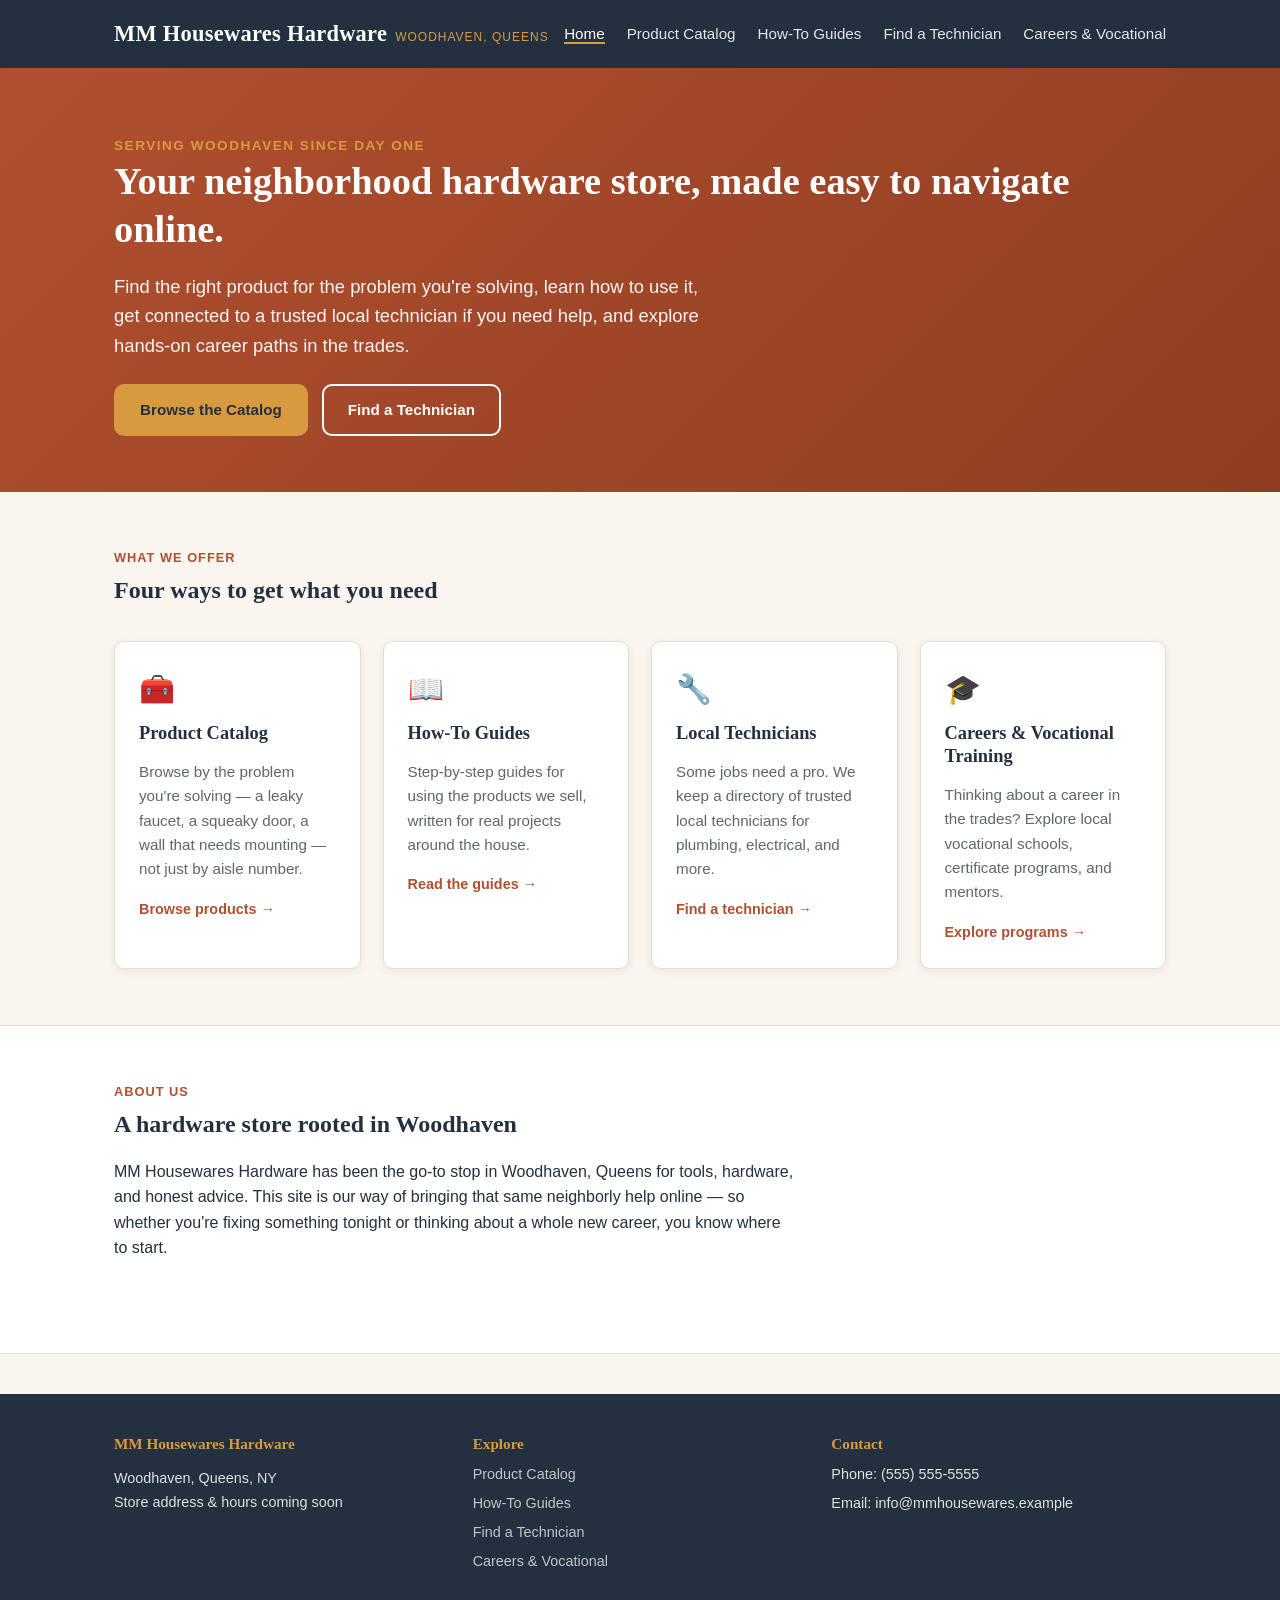
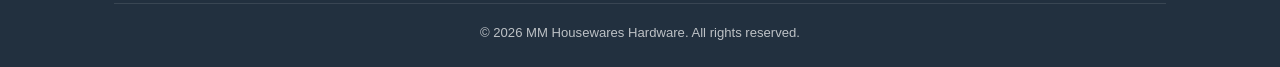
<file: index.html>
<!DOCTYPE html>
<html lang="en">
<head>
<meta charset="UTF-8">
<meta name="viewport" content="width=device-width, initial-scale=1.0">
<title>MM Housewares Hardware | Woodhaven, Queens NY</title>
<meta name="description" content="MM Housewares Hardware is a family-run hardware store in Woodhaven, Queens, NY — find products by problem, how-to guides, trusted local technicians, and vocational career resources.">
<link rel="stylesheet" href="css/style.css">
</head>
<body>

<header class="site-header">
  <div class="container">
    <div class="logo">
      <a href="index.html">MM Housewares Hardware</a>
      <span>Woodhaven, Queens</span>
    </div>
    <nav>
      <ul>
        <li><a href="index.html" class="active">Home</a></li>
        <li><a href="catalog.html">Product Catalog</a></li>
        <li><a href="guides.html">How-To Guides</a></li>
        <li><a href="technicians.html">Find a Technician</a></li>
        <li><a href="careers.html">Careers &amp; Vocational</a></li>
      </ul>
    </nav>
  </div>
</header>

<section class="hero">
  <div class="container">
    <span class="tagline">Serving Woodhaven since day one</span>
    <h1>Your neighborhood hardware store, made easy to navigate online.</h1>
    <p>Find the right product for the problem you're solving, learn how to use it, get connected to a trusted local technician if you need help, and explore hands-on career paths in the trades.</p>
    <div class="hero-buttons">
      <a href="catalog.html" class="btn btn-primary">Browse the Catalog</a>
      <a href="technicians.html" class="btn btn-outline">Find a Technician</a>
    </div>
  </div>
</section>

<section class="section">
  <div class="container">
    <div class="section-intro">
      <span class="eyebrow">What we offer</span>
      <h2>Four ways to get what you need</h2>
    </div>
    <div class="card-grid">
      <div class="card">
        <span class="icon">🧰</span>
        <h3>Product Catalog</h3>
        <p>Browse by the problem you're solving — a leaky faucet, a squeaky door, a wall that needs mounting — not just by aisle number.</p>
        <a href="catalog.html" class="card-link">Browse products &rarr;</a>
      </div>
      <div class="card">
        <span class="icon">📖</span>
        <h3>How-To Guides</h3>
        <p>Step-by-step guides for using the products we sell, written for real projects around the house.</p>
        <a href="guides.html" class="card-link">Read the guides &rarr;</a>
      </div>
      <div class="card">
        <span class="icon">🔧</span>
        <h3>Local Technicians</h3>
        <p>Some jobs need a pro. We keep a directory of trusted local technicians for plumbing, electrical, and more.</p>
        <a href="technicians.html" class="card-link">Find a technician &rarr;</a>
      </div>
      <div class="card">
        <span class="icon">🎓</span>
        <h3>Careers &amp; Vocational Training</h3>
        <p>Thinking about a career in the trades? Explore local vocational schools, certificate programs, and mentors.</p>
        <a href="careers.html" class="card-link">Explore programs &rarr;</a>
      </div>
    </div>
  </div>
</section>

<section class="section section-alt">
  <div class="container">
    <div class="section-intro">
      <span class="eyebrow">About us</span>
      <h2>A hardware store rooted in Woodhaven</h2>
      <p>MM Housewares Hardware has been the go-to stop in Woodhaven, Queens for tools, hardware, and honest advice. This site is our way of bringing that same neighborly help online — so whether you're fixing something tonight or thinking about a whole new career, you know where to start.</p>
    </div>
  </div>
</section>

<footer class="site-footer">
  <div class="container">
    <div class="footer-grid">
      <div>
        <h4>MM Housewares Hardware</h4>
        <p>Woodhaven, Queens, NY<br>Store address &amp; hours coming soon</p>
      </div>
      <div>
        <h4>Explore</h4>
        <ul>
          <li><a href="catalog.html">Product Catalog</a></li>
          <li><a href="guides.html">How-To Guides</a></li>
          <li><a href="technicians.html">Find a Technician</a></li>
          <li><a href="careers.html">Careers &amp; Vocational</a></li>
        </ul>
      </div>
      <div>
        <h4>Contact</h4>
        <ul>
          <li>Phone: (555) 555-5555</li>
          <li>Email: info@mmhousewares.example</li>
        </ul>
      </div>
    </div>
    <div class="footer-bottom">
      &copy; 2026 MM Housewares Hardware. All rights reserved.
    </div>
  </div>
</footer>

</body>
</html>
</file>
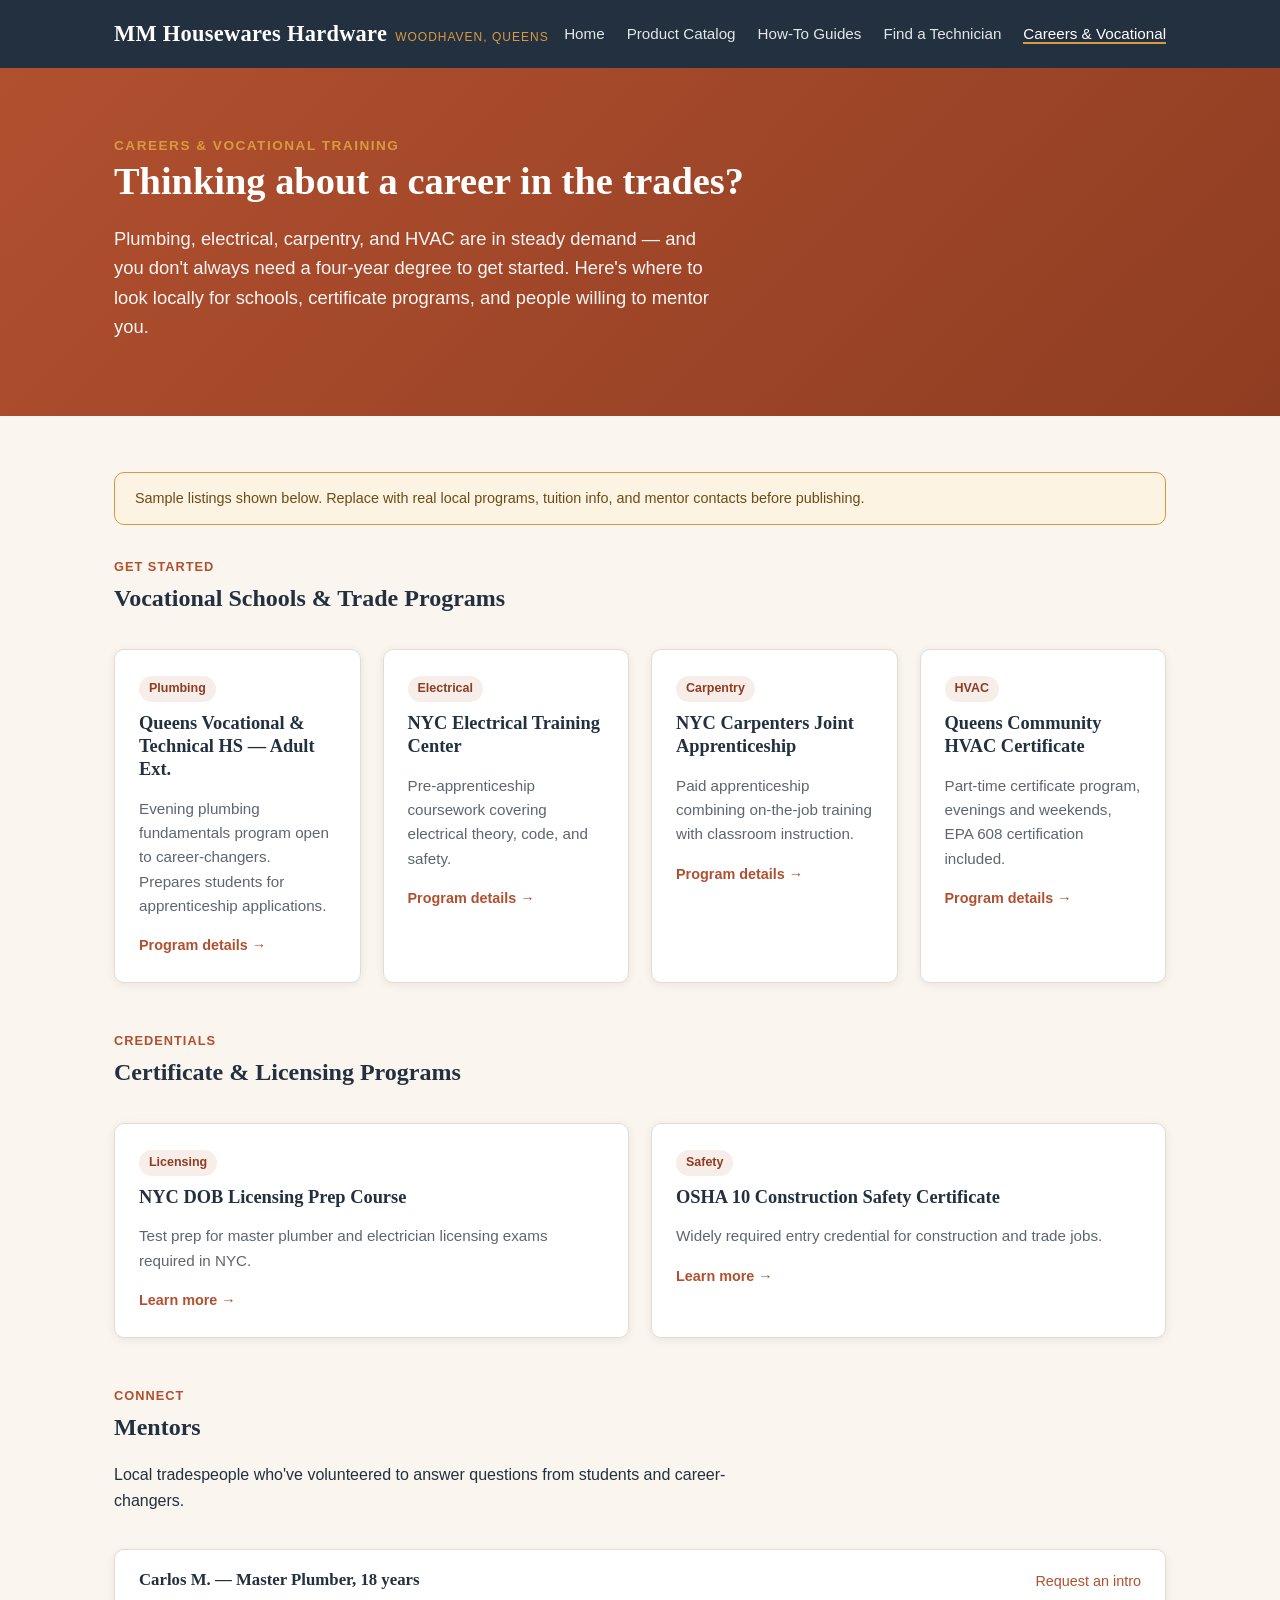
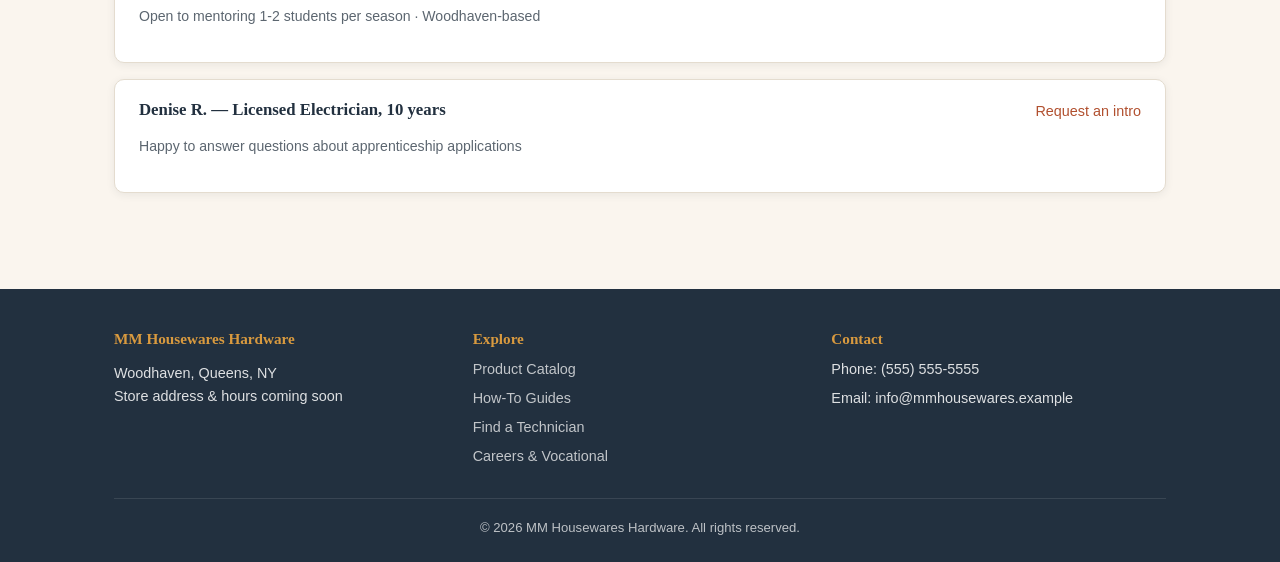
<file: careers.html>
<!DOCTYPE html>
<html lang="en">
<head>
<meta charset="UTF-8">
<meta name="viewport" content="width=device-width, initial-scale=1.0">
<title>Careers &amp; Vocational Training | MM Housewares Hardware</title>
<meta name="description" content="Explore vocational schools, certificate programs, and mentors for a career in the trades, curated by MM Housewares Hardware.">
<link rel="stylesheet" href="css/style.css">
</head>
<body>

<header class="site-header">
  <div class="container">
    <div class="logo">
      <a href="index.html">MM Housewares Hardware</a>
      <span>Woodhaven, Queens</span>
    </div>
    <nav>
      <ul>
        <li><a href="index.html">Home</a></li>
        <li><a href="catalog.html">Product Catalog</a></li>
        <li><a href="guides.html">How-To Guides</a></li>
        <li><a href="technicians.html">Find a Technician</a></li>
        <li><a href="careers.html" class="active">Careers &amp; Vocational</a></li>
      </ul>
    </nav>
  </div>
</header>

<section class="hero">
  <div class="container">
    <span class="tagline">Careers &amp; Vocational Training</span>
    <h1>Thinking about a career in the trades?</h1>
    <p>Plumbing, electrical, carpentry, and HVAC are in steady demand — and you don't always need a four-year degree to get started. Here's where to look locally for schools, certificate programs, and people willing to mentor you.</p>
  </div>
</section>

<section class="section">
  <div class="container">
    <div class="placeholder-note">
      Sample listings shown below. Replace with real local programs, tuition info, and mentor contacts before publishing.
    </div>

    <div class="section-intro">
      <span class="eyebrow">Get started</span>
      <h2>Vocational Schools &amp; Trade Programs</h2>
    </div>
    <div class="card-grid">
      <div class="card">
        <span class="tag">Plumbing</span>
        <h3>Queens Vocational &amp; Technical HS — Adult Ext.</h3>
        <p>Evening plumbing fundamentals program open to career-changers. Prepares students for apprenticeship applications.</p>
        <a href="#" class="card-link">Program details &rarr;</a>
      </div>
      <div class="card">
        <span class="tag">Electrical</span>
        <h3>NYC Electrical Training Center</h3>
        <p>Pre-apprenticeship coursework covering electrical theory, code, and safety.</p>
        <a href="#" class="card-link">Program details &rarr;</a>
      </div>
      <div class="card">
        <span class="tag">Carpentry</span>
        <h3>NYC Carpenters Joint Apprenticeship</h3>
        <p>Paid apprenticeship combining on-the-job training with classroom instruction.</p>
        <a href="#" class="card-link">Program details &rarr;</a>
      </div>
      <div class="card">
        <span class="tag">HVAC</span>
        <h3>Queens Community HVAC Certificate</h3>
        <p>Part-time certificate program, evenings and weekends, EPA 608 certification included.</p>
        <a href="#" class="card-link">Program details &rarr;</a>
      </div>
    </div>

    <div class="section-intro" style="margin-top:48px;">
      <span class="eyebrow">Credentials</span>
      <h2>Certificate &amp; Licensing Programs</h2>
    </div>
    <div class="card-grid">
      <div class="card">
        <span class="tag">Licensing</span>
        <h3>NYC DOB Licensing Prep Course</h3>
        <p>Test prep for master plumber and electrician licensing exams required in NYC.</p>
        <a href="#" class="card-link">Learn more &rarr;</a>
      </div>
      <div class="card">
        <span class="tag">Safety</span>
        <h3>OSHA 10 Construction Safety Certificate</h3>
        <p>Widely required entry credential for construction and trade jobs.</p>
        <a href="#" class="card-link">Learn more &rarr;</a>
      </div>
    </div>

    <div class="section-intro" style="margin-top:48px;">
      <span class="eyebrow">Connect</span>
      <h2>Mentors</h2>
      <p>Local tradespeople who've volunteered to answer questions from students and career-changers.</p>
    </div>
    <div class="directory-list">
      <div class="directory-item">
        <div>
          <h3>Carlos M. — Master Plumber, 18 years</h3>
          <p class="meta">Open to mentoring 1-2 students per season &middot; Woodhaven-based</p>
        </div>
        <div class="contact">
          <a href="mailto:mentor1@mmhousewares.example">Request an intro</a>
        </div>
      </div>
      <div class="directory-item">
        <div>
          <h3>Denise R. — Licensed Electrician, 10 years</h3>
          <p class="meta">Happy to answer questions about apprenticeship applications</p>
        </div>
        <div class="contact">
          <a href="mailto:mentor2@mmhousewares.example">Request an intro</a>
        </div>
      </div>
    </div>
  </div>
</section>

<footer class="site-footer">
  <div class="container">
    <div class="footer-grid">
      <div>
        <h4>MM Housewares Hardware</h4>
        <p>Woodhaven, Queens, NY<br>Store address &amp; hours coming soon</p>
      </div>
      <div>
        <h4>Explore</h4>
        <ul>
          <li><a href="catalog.html">Product Catalog</a></li>
          <li><a href="guides.html">How-To Guides</a></li>
          <li><a href="technicians.html">Find a Technician</a></li>
          <li><a href="careers.html">Careers &amp; Vocational</a></li>
        </ul>
      </div>
      <div>
        <h4>Contact</h4>
        <ul>
          <li>Phone: (555) 555-5555</li>
          <li>Email: info@mmhousewares.example</li>
        </ul>
      </div>
    </div>
    <div class="footer-bottom">
      &copy; 2026 MM Housewares Hardware. All rights reserved.
    </div>
  </div>
</footer>

</body>
</html>
</file>
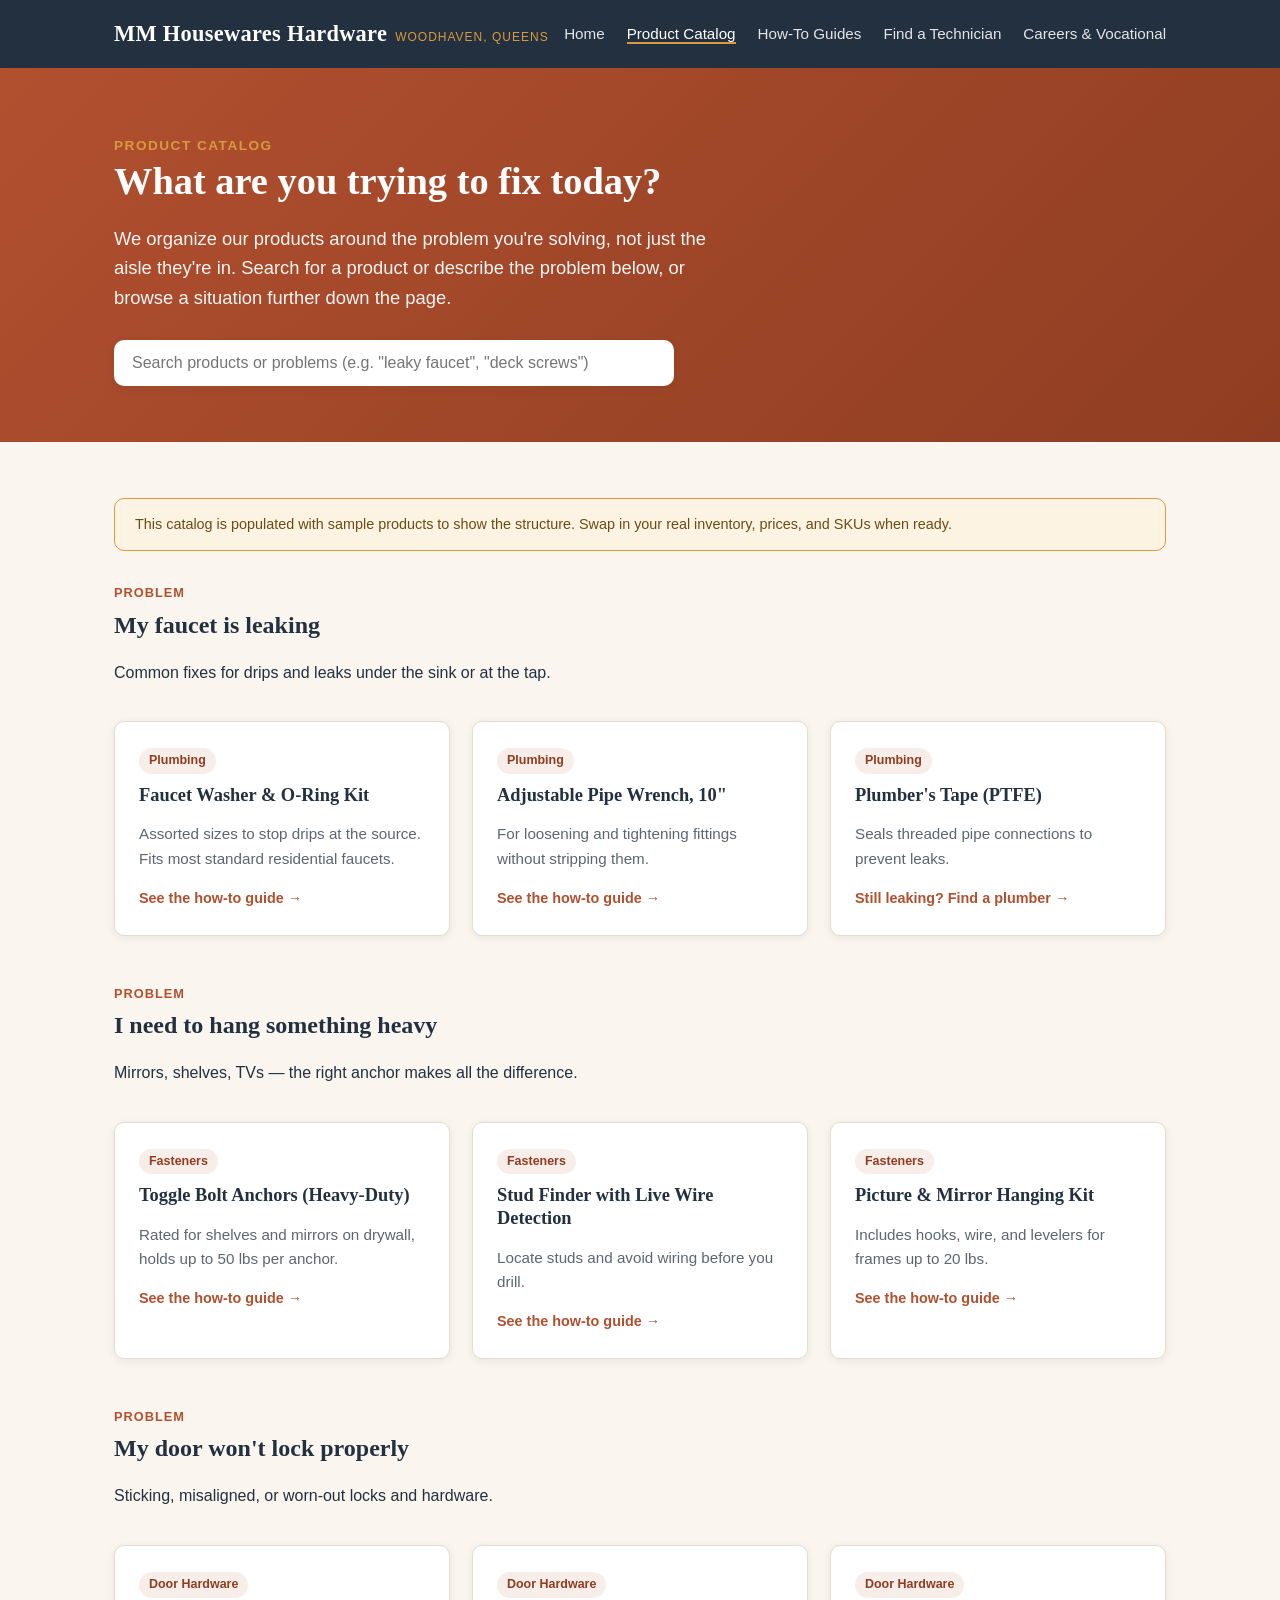
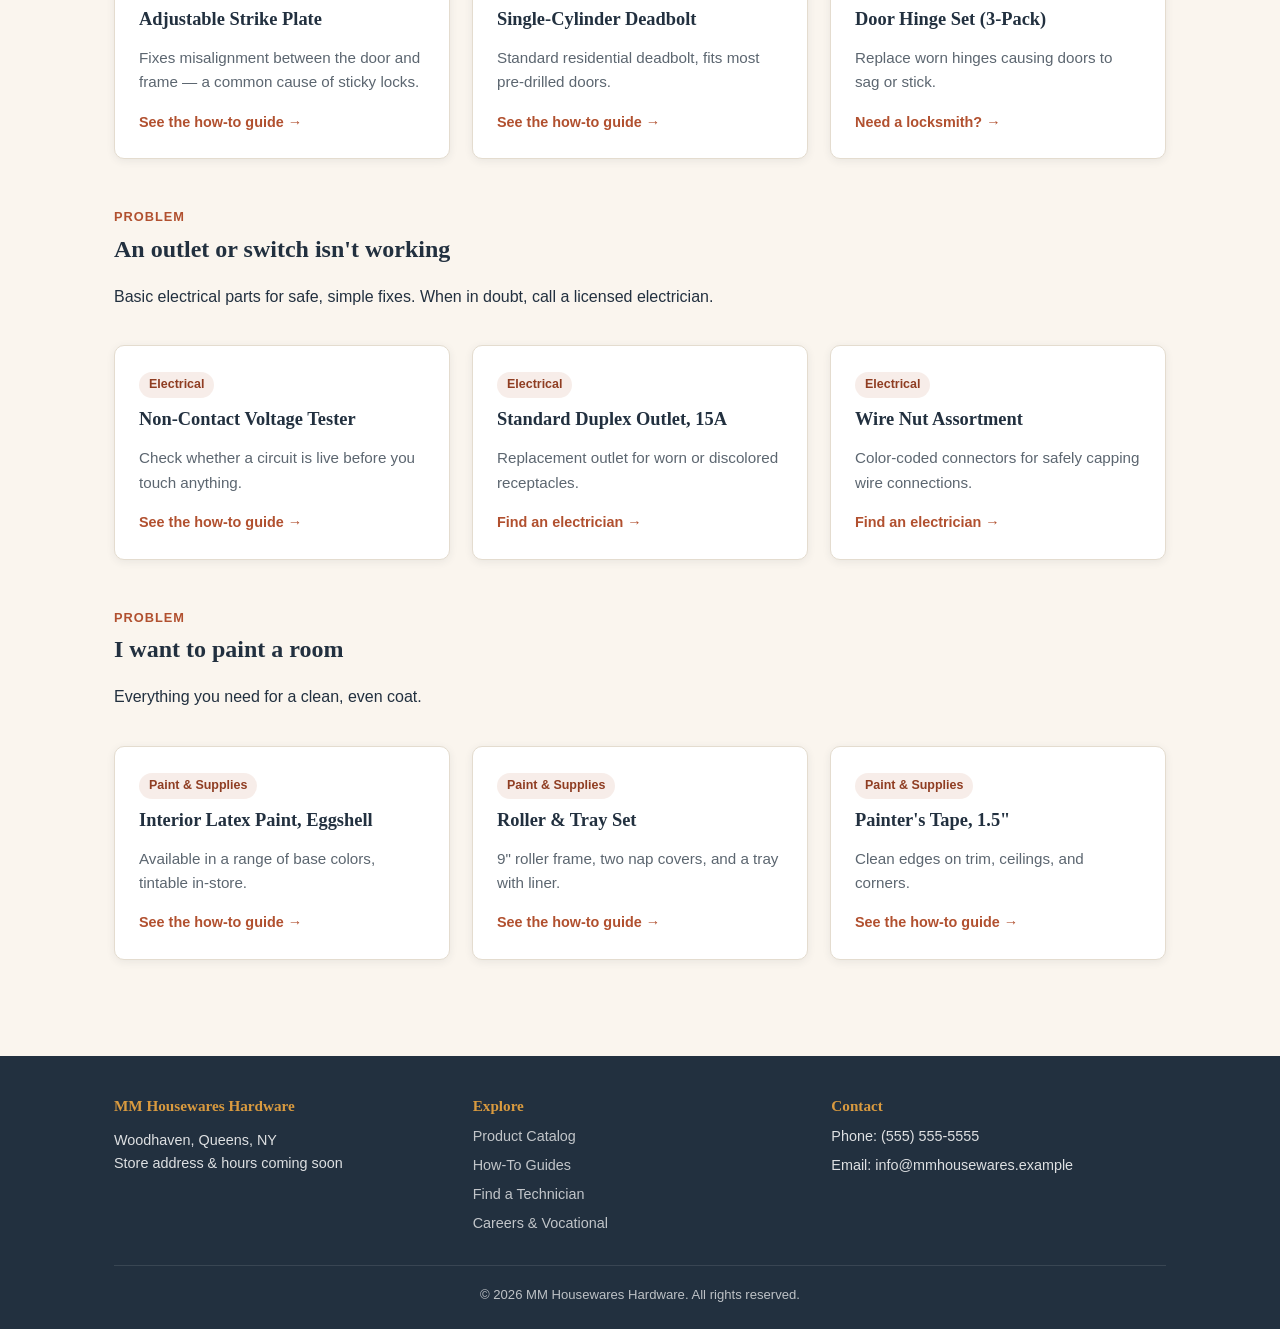
<file: catalog.html>
<!DOCTYPE html>
<html lang="en">
<head>
<meta charset="UTF-8">
<meta name="viewport" content="width=device-width, initial-scale=1.0">
<title>Product Catalog | MM Housewares Hardware</title>
<meta name="description" content="Browse MM Housewares Hardware products organized by the problem you're trying to solve.">
<link rel="stylesheet" href="css/style.css">
</head>
<body>

<header class="site-header">
  <div class="container">
    <div class="logo">
      <a href="index.html">MM Housewares Hardware</a>
      <span>Woodhaven, Queens</span>
    </div>
    <nav>
      <ul>
        <li><a href="index.html">Home</a></li>
        <li><a href="catalog.html" class="active">Product Catalog</a></li>
        <li><a href="guides.html">How-To Guides</a></li>
        <li><a href="technicians.html">Find a Technician</a></li>
        <li><a href="careers.html">Careers &amp; Vocational</a></li>
      </ul>
    </nav>
  </div>
</header>

<section class="hero">
  <div class="container">
    <span class="tagline">Product Catalog</span>
    <h1>What are you trying to fix today?</h1>
    <p>We organize our products around the problem you're solving, not just the aisle they're in. Search for a product or describe the problem below, or browse a situation further down the page.</p>

    <div class="search-widget" data-site-search-wrap>
      <label for="catalog-search" class="visually-hidden">Search products or problems</label>
      <input
        type="text"
        id="catalog-search"
        class="search-input"
        data-site-search
        autocomplete="off"
        placeholder="Search products or problems (e.g. &quot;leaky faucet&quot;, &quot;deck screws&quot;)"
        aria-label="Search products or problems">
      <div class="search-results" data-site-search-results hidden></div>
    </div>
  </div>
</section>

<section class="section">
  <div class="container">
    <div class="placeholder-note">
      This catalog is populated with sample products to show the structure. Swap in your real inventory, prices, and SKUs when ready.
    </div>

    <!-- Problem: Leaky faucet -->
    <div class="section-intro">
      <span class="eyebrow">Problem</span>
      <h2>My faucet is leaking</h2>
      <p>Common fixes for drips and leaks under the sink or at the tap.</p>
    </div>
    <div class="card-grid">
      <div class="card">
        <span class="tag">Plumbing</span>
        <h3>Faucet Washer &amp; O-Ring Kit</h3>
        <p>Assorted sizes to stop drips at the source. Fits most standard residential faucets.</p>
        <a href="guide.html?id=fix-a-leaky-faucet" class="card-link">See the how-to guide &rarr;</a>
      </div>
      <div class="card">
        <span class="tag">Plumbing</span>
        <h3>Adjustable Pipe Wrench, 10&quot;</h3>
        <p>For loosening and tightening fittings without stripping them.</p>
        <a href="guide.html?id=fix-a-leaky-faucet" class="card-link">See the how-to guide &rarr;</a>
      </div>
      <div class="card">
        <span class="tag">Plumbing</span>
        <h3>Plumber's Tape (PTFE)</h3>
        <p>Seals threaded pipe connections to prevent leaks.</p>
        <a href="technicians.html#plumbing" class="card-link">Still leaking? Find a plumber &rarr;</a>
      </div>
    </div>

    <!-- Problem: Hanging something heavy -->
    <div class="section-intro" style="margin-top:48px;">
      <span class="eyebrow">Problem</span>
      <h2>I need to hang something heavy</h2>
      <p>Mirrors, shelves, TVs — the right anchor makes all the difference.</p>
    </div>
    <div class="card-grid">
      <div class="card">
        <span class="tag">Fasteners</span>
        <h3>Toggle Bolt Anchors (Heavy-Duty)</h3>
        <p>Rated for shelves and mirrors on drywall, holds up to 50 lbs per anchor.</p>
        <a href="guide.html?id=hang-a-shelf-on-drywall" class="card-link">See the how-to guide &rarr;</a>
      </div>
      <div class="card">
        <span class="tag">Fasteners</span>
        <h3>Stud Finder with Live Wire Detection</h3>
        <p>Locate studs and avoid wiring before you drill.</p>
        <a href="guide.html?id=hang-a-shelf-on-drywall" class="card-link">See the how-to guide &rarr;</a>
      </div>
      <div class="card">
        <span class="tag">Fasteners</span>
        <h3>Picture &amp; Mirror Hanging Kit</h3>
        <p>Includes hooks, wire, and levelers for frames up to 20 lbs.</p>
        <a href="guide.html?id=hang-a-shelf-on-drywall" class="card-link">See the how-to guide &rarr;</a>
      </div>
    </div>

    <!-- Problem: Door won't lock -->
    <div class="section-intro" style="margin-top:48px;">
      <span class="eyebrow">Problem</span>
      <h2>My door won't lock properly</h2>
      <p>Sticking, misaligned, or worn-out locks and hardware.</p>
    </div>
    <div class="card-grid">
      <div class="card">
        <span class="tag">Door Hardware</span>
        <h3>Adjustable Strike Plate</h3>
        <p>Fixes misalignment between the door and frame — a common cause of sticky locks.</p>
        <a href="guide.html?id=fix-a-door-that-wont-lock-properly" class="card-link">See the how-to guide &rarr;</a>
      </div>
      <div class="card">
        <span class="tag">Door Hardware</span>
        <h3>Single-Cylinder Deadbolt</h3>
        <p>Standard residential deadbolt, fits most pre-drilled doors.</p>
        <a href="guide.html?id=fix-a-door-that-wont-lock-properly" class="card-link">See the how-to guide &rarr;</a>
      </div>
      <div class="card">
        <span class="tag">Door Hardware</span>
        <h3>Door Hinge Set (3-Pack)</h3>
        <p>Replace worn hinges causing doors to sag or stick.</p>
        <a href="technicians.html#locksmith" class="card-link">Need a locksmith? &rarr;</a>
      </div>
    </div>

    <!-- Problem: Electrical outlet -->
    <div class="section-intro" style="margin-top:48px;">
      <span class="eyebrow">Problem</span>
      <h2>An outlet or switch isn't working</h2>
      <p>Basic electrical parts for safe, simple fixes. When in doubt, call a licensed electrician.</p>
    </div>
    <div class="card-grid">
      <div class="card">
        <span class="tag">Electrical</span>
        <h3>Non-Contact Voltage Tester</h3>
        <p>Check whether a circuit is live before you touch anything.</p>
        <a href="guide.html?id=fix-a-dead-outlet" class="card-link">See the how-to guide &rarr;</a>
      </div>
      <div class="card">
        <span class="tag">Electrical</span>
        <h3>Standard Duplex Outlet, 15A</h3>
        <p>Replacement outlet for worn or discolored receptacles.</p>
        <a href="technicians.html#electrical" class="card-link">Find an electrician &rarr;</a>
      </div>
      <div class="card">
        <span class="tag">Electrical</span>
        <h3>Wire Nut Assortment</h3>
        <p>Color-coded connectors for safely capping wire connections.</p>
        <a href="technicians.html#electrical" class="card-link">Find an electrician &rarr;</a>
      </div>
    </div>

    <!-- Problem: Paint a room -->
    <div class="section-intro" style="margin-top:48px;">
      <span class="eyebrow">Problem</span>
      <h2>I want to paint a room</h2>
      <p>Everything you need for a clean, even coat.</p>
    </div>
    <div class="card-grid">
      <div class="card">
        <span class="tag">Paint &amp; Supplies</span>
        <h3>Interior Latex Paint, Eggshell</h3>
        <p>Available in a range of base colors, tintable in-store.</p>
        <a href="guide.html?id=paint-a-room" class="card-link">See the how-to guide &rarr;</a>
      </div>
      <div class="card">
        <span class="tag">Paint &amp; Supplies</span>
        <h3>Roller &amp; Tray Set</h3>
        <p>9&quot; roller frame, two nap covers, and a tray with liner.</p>
        <a href="guide.html?id=paint-a-room" class="card-link">See the how-to guide &rarr;</a>
      </div>
      <div class="card">
        <span class="tag">Paint &amp; Supplies</span>
        <h3>Painter's Tape, 1.5&quot;</h3>
        <p>Clean edges on trim, ceilings, and corners.</p>
        <a href="guide.html?id=paint-a-room" class="card-link">See the how-to guide &rarr;</a>
      </div>
    </div>
  </div>
</section>

<footer class="site-footer">
  <div class="container">
    <div class="footer-grid">
      <div>
        <h4>MM Housewares Hardware</h4>
        <p>Woodhaven, Queens, NY<br>Store address &amp; hours coming soon</p>
      </div>
      <div>
        <h4>Explore</h4>
        <ul>
          <li><a href="catalog.html">Product Catalog</a></li>
          <li><a href="guides.html">How-To Guides</a></li>
          <li><a href="technicians.html">Find a Technician</a></li>
          <li><a href="careers.html">Careers &amp; Vocational</a></li>
        </ul>
      </div>
      <div>
        <h4>Contact</h4>
        <ul>
          <li>Phone: (555) 555-5555</li>
          <li>Email: info@mmhousewares.example</li>
        </ul>
      </div>
    </div>
    <div class="footer-bottom">
      &copy; 2026 MM Housewares Hardware. All rights reserved.
    </div>
  </div>
</footer>

<script src="js/search.js" defer></script>
</body>
</html>
</file>
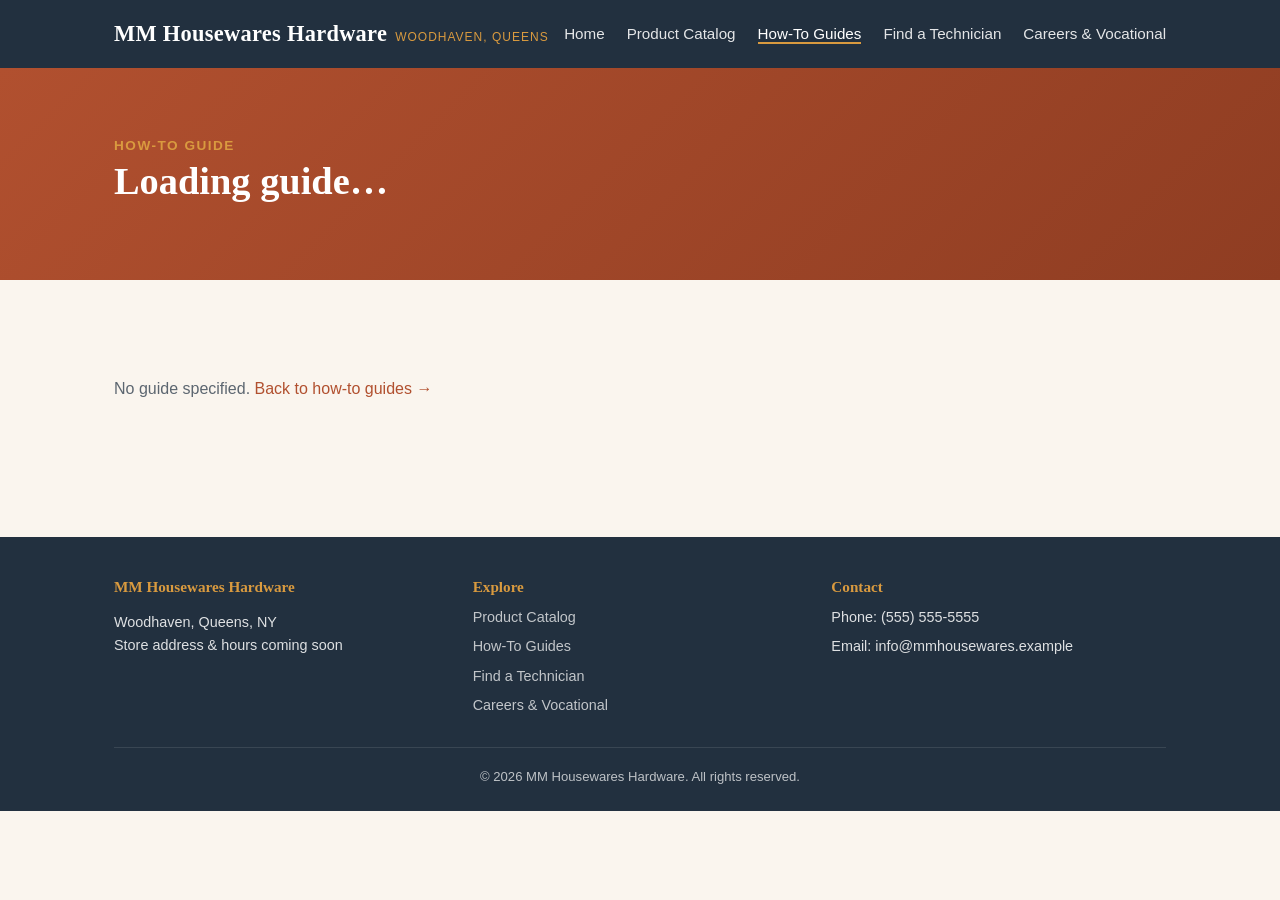
<file: guide.html>
<!DOCTYPE html>
<html lang="en">
<head>
<meta charset="UTF-8">
<meta name="viewport" content="width=device-width, initial-scale=1.0">
<title>How-To Guide | MM Housewares Hardware</title>
<meta name="description" content="How-to guide from MM Housewares Hardware.">
<link rel="stylesheet" href="css/style.css">
</head>
<body>

<header class="site-header">
  <div class="container">
    <div class="logo">
      <a href="index.html">MM Housewares Hardware</a>
      <span>Woodhaven, Queens</span>
    </div>
    <nav>
      <ul>
        <li><a href="index.html">Home</a></li>
        <li><a href="catalog.html">Product Catalog</a></li>
        <li><a href="guides.html" class="active">How-To Guides</a></li>
        <li><a href="technicians.html">Find a Technician</a></li>
        <li><a href="careers.html">Careers &amp; Vocational</a></li>
      </ul>
    </nav>
  </div>
</header>

<section class="hero detail-header">
  <div class="container">
    <span class="tagline" id="guide-eyebrow">How-To Guide</span>
    <h1 id="guide-title">Loading guide&hellip;</h1>
    <p id="guide-description"></p>
  </div>
</section>

<section class="section">
  <div class="container">
    <div id="guide-content">
      <p class="detail-loading">Loading guide details&hellip;</p>
    </div>
  </div>
</section>

<footer class="site-footer">
  <div class="container">
    <div class="footer-grid">
      <div>
        <h4>MM Housewares Hardware</h4>
        <p>Woodhaven, Queens, NY<br>Store address &amp; hours coming soon</p>
      </div>
      <div>
        <h4>Explore</h4>
        <ul>
          <li><a href="catalog.html">Product Catalog</a></li>
          <li><a href="guides.html">How-To Guides</a></li>
          <li><a href="technicians.html">Find a Technician</a></li>
          <li><a href="careers.html">Careers &amp; Vocational</a></li>
        </ul>
      </div>
      <div>
        <h4>Contact</h4>
        <ul>
          <li>Phone: (555) 555-5555</li>
          <li>Email: info@mmhousewares.example</li>
        </ul>
      </div>
    </div>
    <div class="footer-bottom">
      &copy; 2026 MM Housewares Hardware. All rights reserved.
    </div>
  </div>
</footer>

<script src="js/guide-detail.js" defer></script>
</body>
</html>
</file>
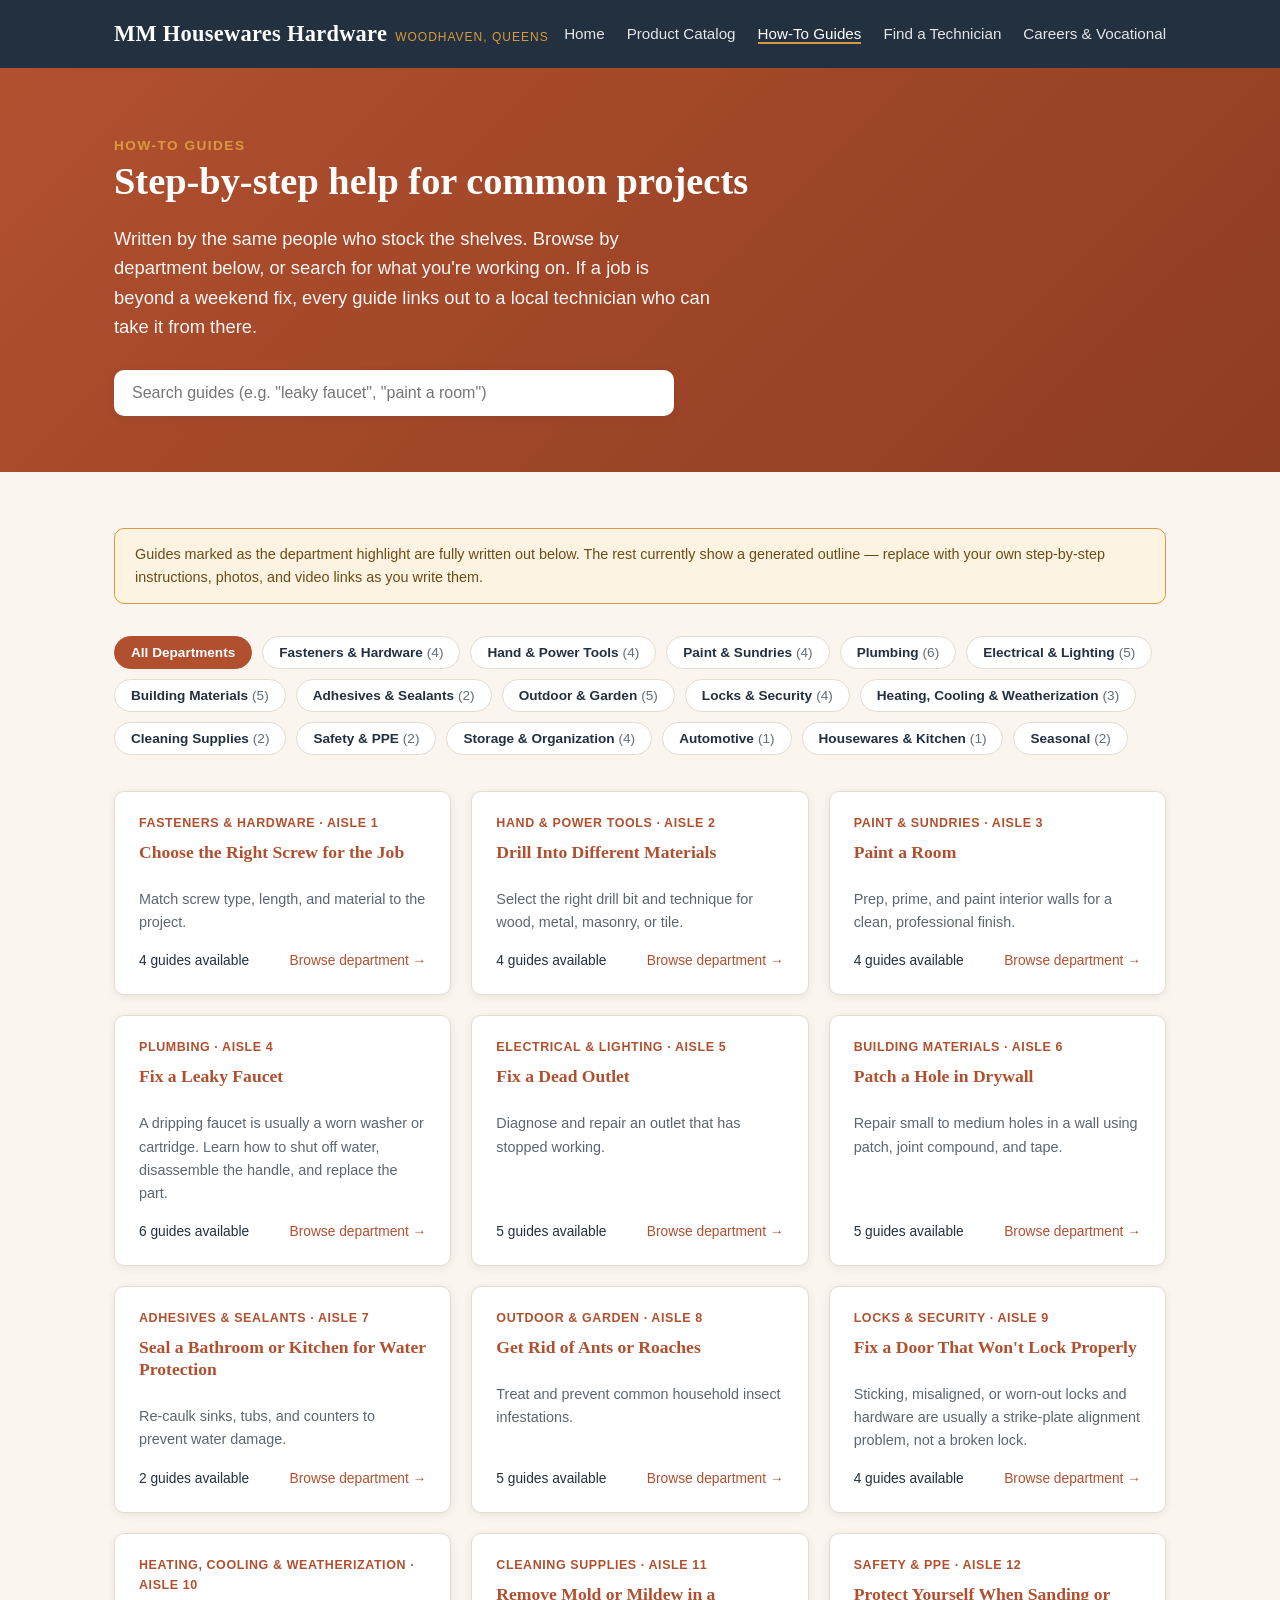
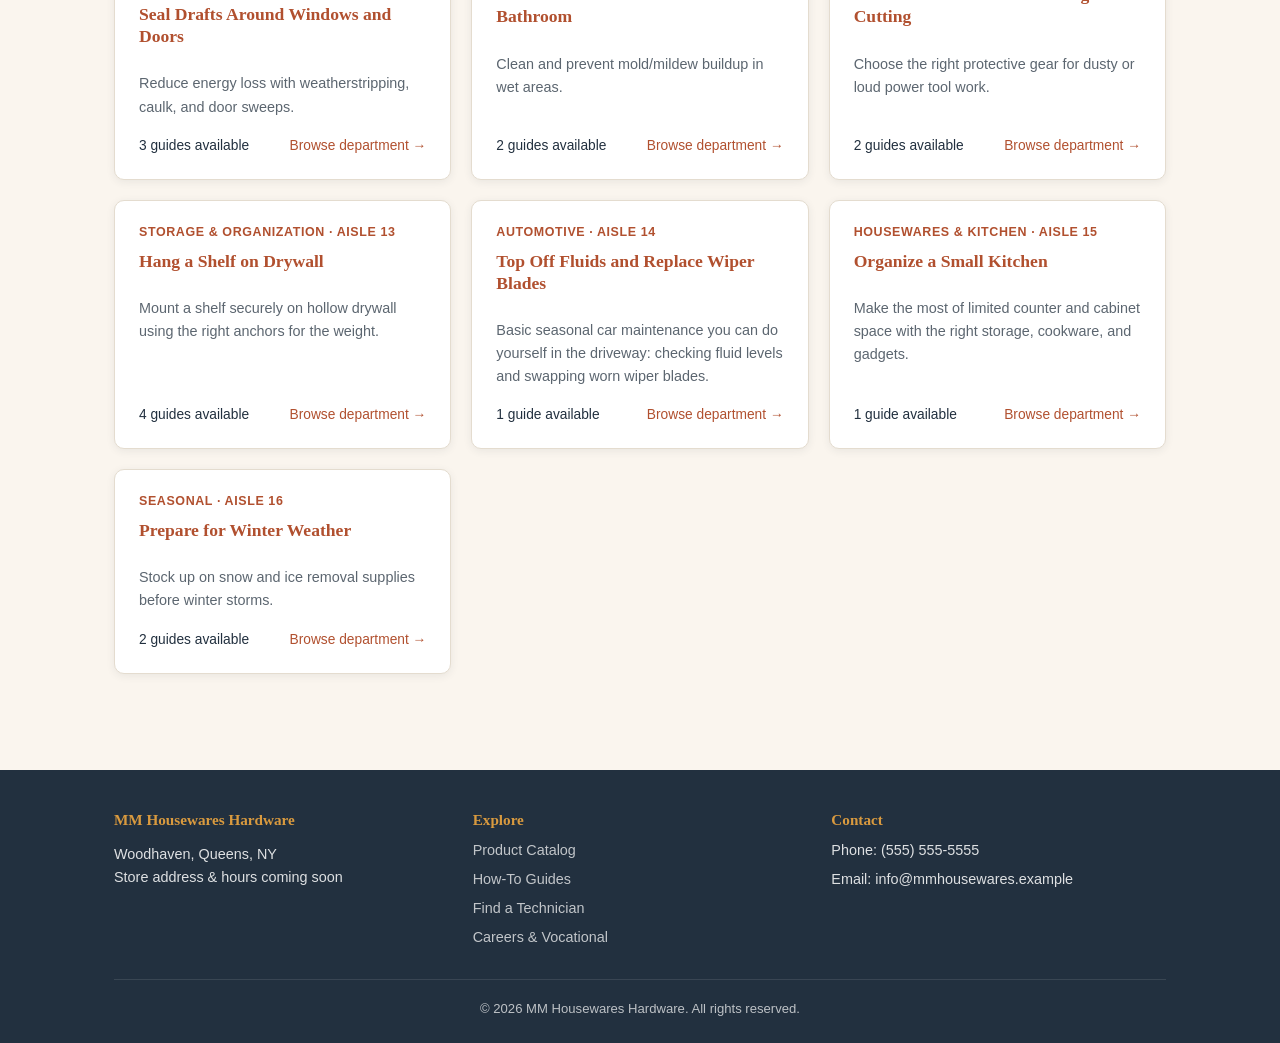
<file: guides.html>
<!DOCTYPE html>
<html lang="en">
<head>
<meta charset="UTF-8">
<meta name="viewport" content="width=device-width, initial-scale=1.0">
<title>How-To Guides | MM Housewares Hardware</title>
<meta name="description" content="Step-by-step how-to guides from MM Housewares Hardware for common home repair projects, organized by department.">
<link rel="stylesheet" href="css/style.css">
</head>
<body>

<header class="site-header">
  <div class="container">
    <div class="logo">
      <a href="index.html">MM Housewares Hardware</a>
      <span>Woodhaven, Queens</span>
    </div>
    <nav>
      <ul>
        <li><a href="index.html">Home</a></li>
        <li><a href="catalog.html">Product Catalog</a></li>
        <li><a href="guides.html" class="active">How-To Guides</a></li>
        <li><a href="technicians.html">Find a Technician</a></li>
        <li><a href="careers.html">Careers &amp; Vocational</a></li>
      </ul>
    </nav>
  </div>
</header>

<section class="hero">
  <div class="container">
    <span class="tagline">How-To Guides</span>
    <h1>Step-by-step help for common projects</h1>
    <p>Written by the same people who stock the shelves. Browse by department below, or search for what you're working on. If a job is beyond a weekend fix, every guide links out to a local technician who can take it from there.</p>

    <div class="search-widget" data-guides-search-wrap>
      <label for="guides-search" class="visually-hidden">Search how-to guides</label>
      <input
        type="text"
        id="guides-search"
        class="search-input"
        data-guides-search
        autocomplete="off"
        placeholder="Search guides (e.g. &quot;leaky faucet&quot;, &quot;paint a room&quot;)"
        aria-label="Search how-to guides">
      <div class="search-results" data-guides-search-results hidden></div>
    </div>
  </div>
</section>

<section class="section">
  <div class="container">
    <div class="placeholder-note">
      Guides marked as the department highlight are fully written out below. The rest currently show a generated outline — replace with your own step-by-step instructions, photos, and video links as you write them.
    </div>

    <div id="dept-filter" class="dept-filter" role="tablist" aria-label="Filter guides by department"></div>

    <div id="guides-output">
      <p class="detail-loading">Loading guides&hellip;</p>
    </div>
  </div>
</section>

<footer class="site-footer">
  <div class="container">
    <div class="footer-grid">
      <div>
        <h4>MM Housewares Hardware</h4>
        <p>Woodhaven, Queens, NY<br>Store address &amp; hours coming soon</p>
      </div>
      <div>
        <h4>Explore</h4>
        <ul>
          <li><a href="catalog.html">Product Catalog</a></li>
          <li><a href="guides.html">How-To Guides</a></li>
          <li><a href="technicians.html">Find a Technician</a></li>
          <li><a href="careers.html">Careers &amp; Vocational</a></li>
        </ul>
      </div>
      <div>
        <h4>Contact</h4>
        <ul>
          <li>Phone: (555) 555-5555</li>
          <li>Email: info@mmhousewares.example</li>
        </ul>
      </div>
    </div>
    <div class="footer-bottom">
      &copy; 2026 MM Housewares Hardware. All rights reserved.
    </div>
  </div>
</footer>

<script src="js/guides.js" defer></script>
</body>
</html>
</file>
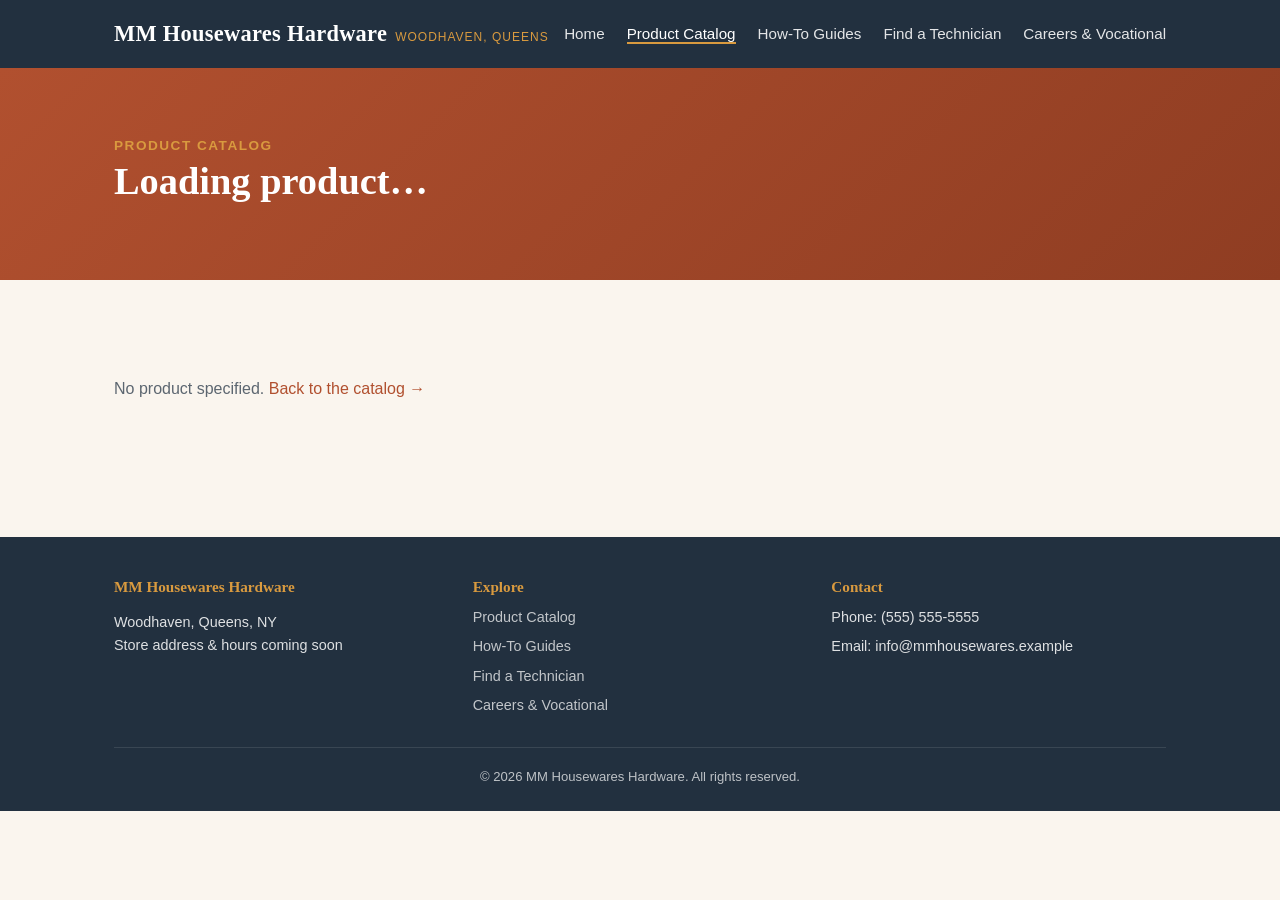
<file: product.html>
<!DOCTYPE html>
<html lang="en">
<head>
<meta charset="UTF-8">
<meta name="viewport" content="width=device-width, initial-scale=1.0">
<title>Product | MM Housewares Hardware</title>
<meta name="description" content="Product details from MM Housewares Hardware.">
<link rel="stylesheet" href="css/style.css">
</head>
<body>

<header class="site-header">
  <div class="container">
    <div class="logo">
      <a href="index.html">MM Housewares Hardware</a>
      <span>Woodhaven, Queens</span>
    </div>
    <nav>
      <ul>
        <li><a href="index.html">Home</a></li>
        <li><a href="catalog.html" class="active">Product Catalog</a></li>
        <li><a href="guides.html">How-To Guides</a></li>
        <li><a href="technicians.html">Find a Technician</a></li>
        <li><a href="careers.html">Careers &amp; Vocational</a></li>
      </ul>
    </nav>
  </div>
</header>

<section class="hero detail-header">
  <div class="container">
    <span class="tagline" id="product-breadcrumb">Product Catalog</span>
    <h1 id="product-name">Loading product&hellip;</h1>
    <p id="product-description"></p>
  </div>
</section>

<section class="section">
  <div class="container">
    <div id="product-content">
      <p class="detail-loading">Loading product details&hellip;</p>
    </div>
  </div>
</section>

<footer class="site-footer">
  <div class="container">
    <div class="footer-grid">
      <div>
        <h4>MM Housewares Hardware</h4>
        <p>Woodhaven, Queens, NY<br>Store address &amp; hours coming soon</p>
      </div>
      <div>
        <h4>Explore</h4>
        <ul>
          <li><a href="catalog.html">Product Catalog</a></li>
          <li><a href="guides.html">How-To Guides</a></li>
          <li><a href="technicians.html">Find a Technician</a></li>
          <li><a href="careers.html">Careers &amp; Vocational</a></li>
        </ul>
      </div>
      <div>
        <h4>Contact</h4>
        <ul>
          <li>Phone: (555) 555-5555</li>
          <li>Email: info@mmhousewares.example</li>
        </ul>
      </div>
    </div>
    <div class="footer-bottom">
      &copy; 2026 MM Housewares Hardware. All rights reserved.
    </div>
  </div>
</footer>

<script src="js/product-detail.js" defer></script>
</body>
</html>
</file>
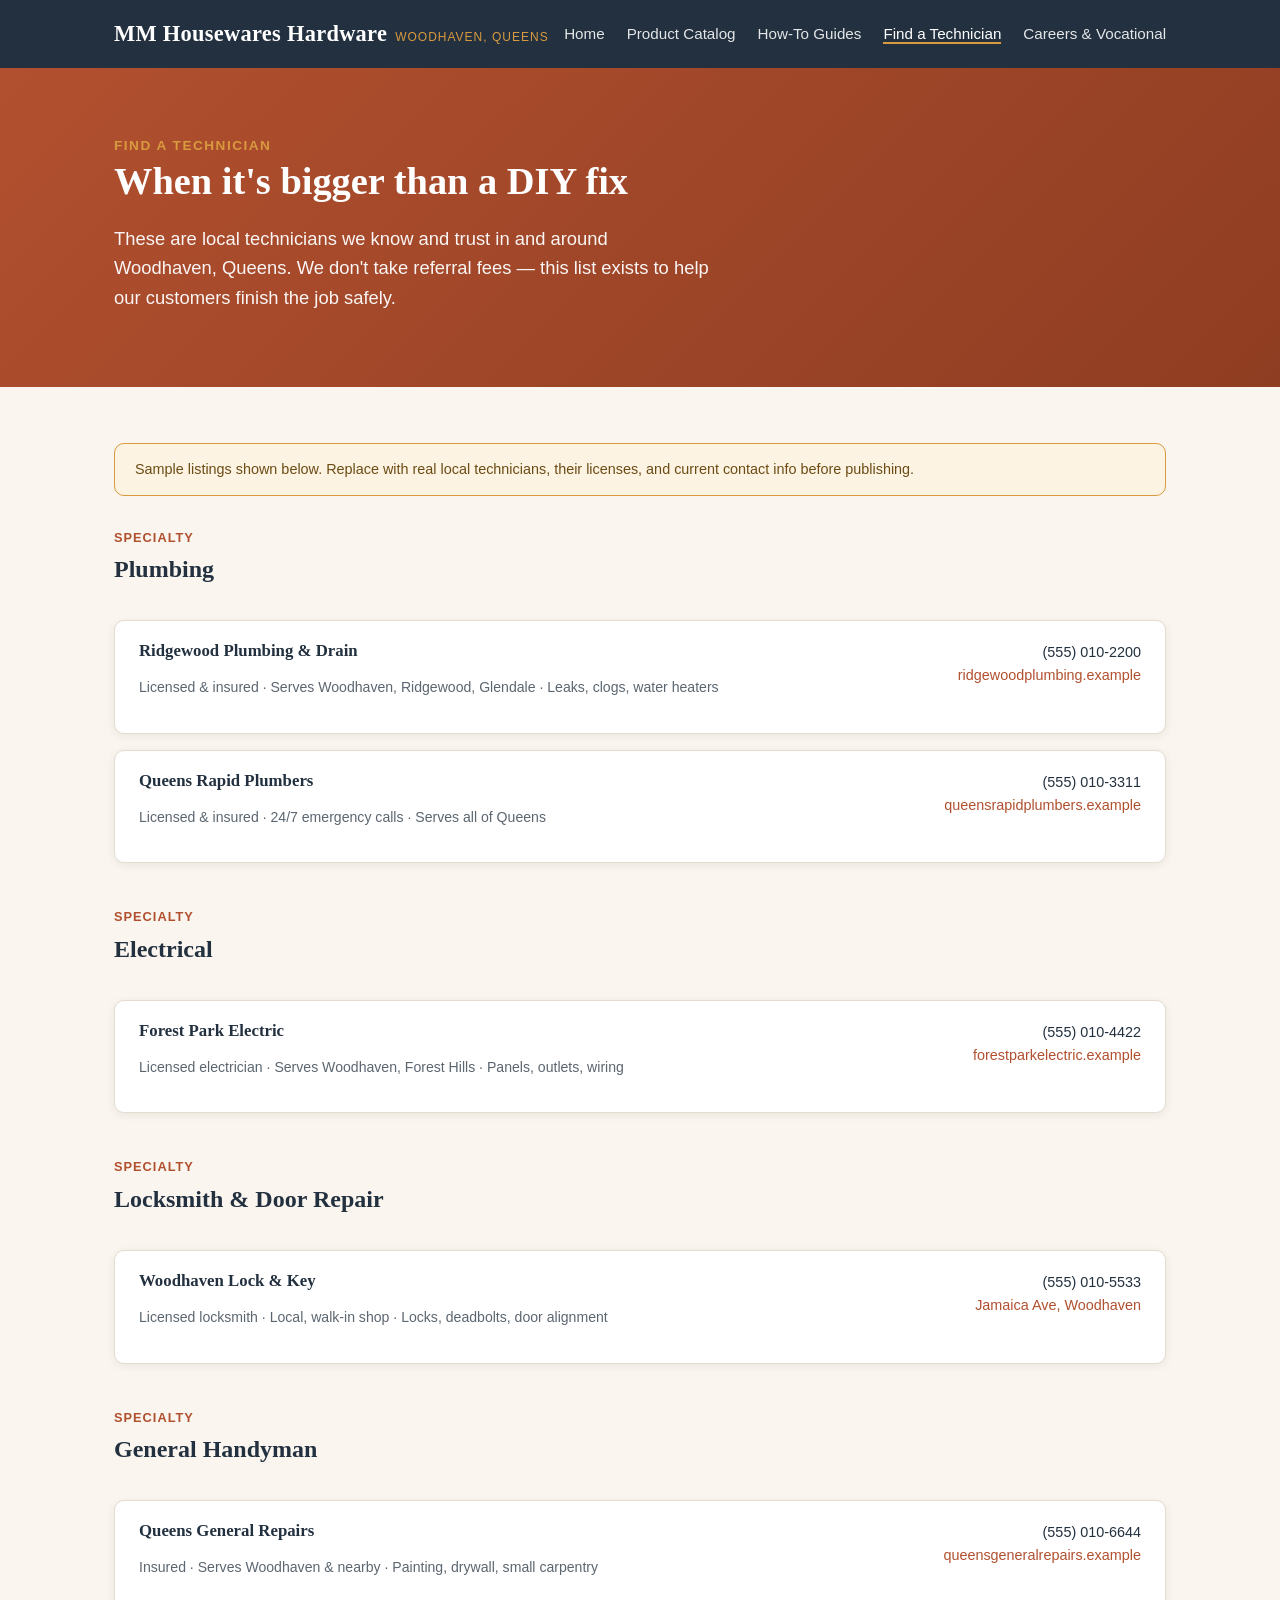
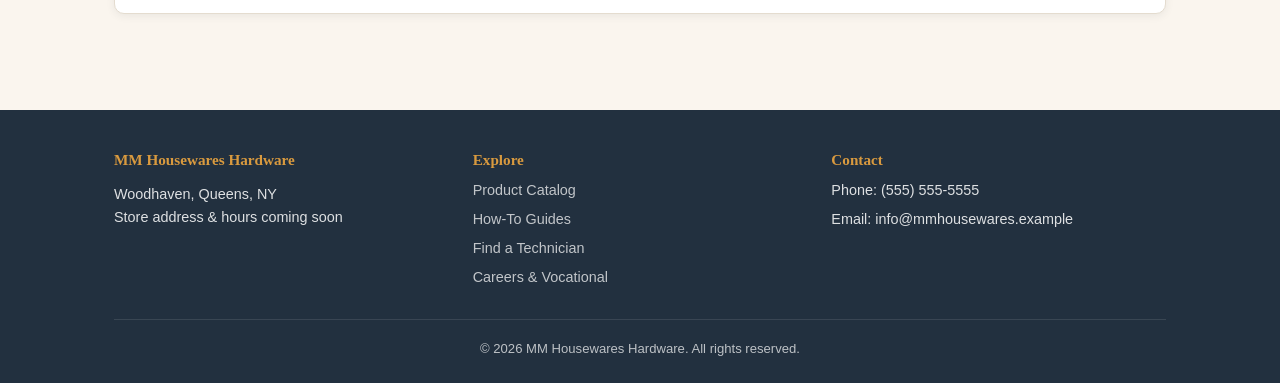
<file: technicians.html>
<!DOCTYPE html>
<html lang="en">
<head>
<meta charset="UTF-8">
<meta name="viewport" content="width=device-width, initial-scale=1.0">
<title>Find a Technician | MM Housewares Hardware</title>
<meta name="description" content="A directory of trusted local technicians near Woodhaven, Queens NY, recommended by MM Housewares Hardware.">
<link rel="stylesheet" href="css/style.css">
</head>
<body>

<header class="site-header">
  <div class="container">
    <div class="logo">
      <a href="index.html">MM Housewares Hardware</a>
      <span>Woodhaven, Queens</span>
    </div>
    <nav>
      <ul>
        <li><a href="index.html">Home</a></li>
        <li><a href="catalog.html">Product Catalog</a></li>
        <li><a href="guides.html">How-To Guides</a></li>
        <li><a href="technicians.html" class="active">Find a Technician</a></li>
        <li><a href="careers.html">Careers &amp; Vocational</a></li>
      </ul>
    </nav>
  </div>
</header>

<section class="hero">
  <div class="container">
    <span class="tagline">Find a Technician</span>
    <h1>When it's bigger than a DIY fix</h1>
    <p>These are local technicians we know and trust in and around Woodhaven, Queens. We don't take referral fees — this list exists to help our customers finish the job safely.</p>
  </div>
</section>

<section class="section">
  <div class="container">
    <div class="placeholder-note">
      Sample listings shown below. Replace with real local technicians, their licenses, and current contact info before publishing.
    </div>

    <div class="section-intro" id="plumbing">
      <span class="eyebrow">Specialty</span>
      <h2>Plumbing</h2>
    </div>
    <div class="directory-list">
      <div class="directory-item">
        <div>
          <h3>Ridgewood Plumbing &amp; Drain</h3>
          <p class="meta">Licensed &amp; insured &middot; Serves Woodhaven, Ridgewood, Glendale &middot; Leaks, clogs, water heaters</p>
        </div>
        <div class="contact">
          (555) 010-2200<br>
          <a href="#">ridgewoodplumbing.example</a>
        </div>
      </div>
      <div class="directory-item">
        <div>
          <h3>Queens Rapid Plumbers</h3>
          <p class="meta">Licensed &amp; insured &middot; 24/7 emergency calls &middot; Serves all of Queens</p>
        </div>
        <div class="contact">
          (555) 010-3311<br>
          <a href="#">queensrapidplumbers.example</a>
        </div>
      </div>
    </div>

    <div class="section-intro" id="electrical" style="margin-top:44px;">
      <span class="eyebrow">Specialty</span>
      <h2>Electrical</h2>
    </div>
    <div class="directory-list">
      <div class="directory-item">
        <div>
          <h3>Forest Park Electric</h3>
          <p class="meta">Licensed electrician &middot; Serves Woodhaven, Forest Hills &middot; Panels, outlets, wiring</p>
        </div>
        <div class="contact">
          (555) 010-4422<br>
          <a href="#">forestparkelectric.example</a>
        </div>
      </div>
    </div>

    <div class="section-intro" id="locksmith" style="margin-top:44px;">
      <span class="eyebrow">Specialty</span>
      <h2>Locksmith &amp; Door Repair</h2>
    </div>
    <div class="directory-list">
      <div class="directory-item">
        <div>
          <h3>Woodhaven Lock &amp; Key</h3>
          <p class="meta">Licensed locksmith &middot; Local, walk-in shop &middot; Locks, deadbolts, door alignment</p>
        </div>
        <div class="contact">
          (555) 010-5533<br>
          <a href="#">Jamaica Ave, Woodhaven</a>
        </div>
      </div>
    </div>

    <div class="section-intro" id="handyman" style="margin-top:44px;">
      <span class="eyebrow">Specialty</span>
      <h2>General Handyman</h2>
    </div>
    <div class="directory-list">
      <div class="directory-item">
        <div>
          <h3>Queens General Repairs</h3>
          <p class="meta">Insured &middot; Serves Woodhaven &amp; nearby &middot; Painting, drywall, small carpentry</p>
        </div>
        <div class="contact">
          (555) 010-6644<br>
          <a href="#">queensgeneralrepairs.example</a>
        </div>
      </div>
    </div>

  </div>
</section>

<footer class="site-footer">
  <div class="container">
    <div class="footer-grid">
      <div>
        <h4>MM Housewares Hardware</h4>
        <p>Woodhaven, Queens, NY<br>Store address &amp; hours coming soon</p>
      </div>
      <div>
        <h4>Explore</h4>
        <ul>
          <li><a href="catalog.html">Product Catalog</a></li>
          <li><a href="guides.html">How-To Guides</a></li>
          <li><a href="technicians.html">Find a Technician</a></li>
          <li><a href="careers.html">Careers &amp; Vocational</a></li>
        </ul>
      </div>
      <div>
        <h4>Contact</h4>
        <ul>
          <li>Phone: (555) 555-5555</li>
          <li>Email: info@mmhousewares.example</li>
        </ul>
      </div>
    </div>
    <div class="footer-bottom">
      &copy; 2026 MM Housewares Hardware. All rights reserved.
    </div>
  </div>
</footer>

</body>
</html>
</file>
<file: css/style.css>
/* MM Housewares Hardware — shared styles */

:root {
  --brick: #b1502f;
  --brick-dark: #8f3d22;
  --navy: #22303f;
  --cream: #faf5ee;
  --gold: #d99a3f;
  --gray: #5c6670;
  --border: #e4dccf;
  --white: #ffffff;
  --radius: 10px;
  --shadow: 0 2px 8px rgba(34, 48, 63, 0.08);
}

* { box-sizing: border-box; }

body {
  margin: 0;
  font-family: -apple-system, BlinkMacSystemFont, "Segoe UI", Helvetica, Arial, sans-serif;
  background: var(--cream);
  color: var(--navy);
  line-height: 1.6;
}

h1, h2, h3, h4 {
  font-family: Georgia, "Times New Roman", serif;
  margin-top: 0;
  line-height: 1.25;
}

a { color: var(--brick); text-decoration: none; }
a:hover { text-decoration: underline; }

img { max-width: 100%; display: block; }

.container {
  max-width: 1100px;
  margin: 0 auto;
  padding: 0 24px;
}

/* Header */
.site-header {
  background: var(--navy);
  color: var(--white);
  position: sticky;
  top: 0;
  z-index: 10;
}

.site-header .container {
  display: flex;
  align-items: center;
  justify-content: space-between;
  padding-top: 16px;
  padding-bottom: 16px;
  flex-wrap: wrap;
  gap: 12px;
}

.logo {
  display: flex;
  align-items: baseline;
  gap: 8px;
}

.logo a {
  color: var(--white);
  font-family: Georgia, serif;
  font-size: 1.4rem;
  font-weight: bold;
  text-decoration: none;
  letter-spacing: 0.3px;
}

.logo span {
  color: var(--gold);
  font-size: 0.75rem;
  font-family: -apple-system, sans-serif;
  text-transform: uppercase;
  letter-spacing: 1px;
}

.site-header nav ul {
  list-style: none;
  display: flex;
  gap: 22px;
  margin: 0;
  padding: 0;
  flex-wrap: wrap;
}

.site-header nav a {
  color: var(--white);
  font-size: 0.95rem;
  opacity: 0.88;
}

.site-header nav a:hover,
.site-header nav a.active {
  opacity: 1;
  text-decoration: none;
  border-bottom: 2px solid var(--gold);
}

/* Hero */
.hero {
  background: linear-gradient(135deg, var(--brick) 0%, var(--brick-dark) 100%);
  color: var(--white);
  padding: 64px 0 56px;
}

.hero h1 {
  font-size: 2.4rem;
  margin-bottom: 12px;
}

.hero p {
  font-size: 1.15rem;
  max-width: 600px;
  opacity: 0.95;
}

.hero .tagline {
  color: var(--gold);
  text-transform: uppercase;
  letter-spacing: 1.5px;
  font-size: 0.85rem;
  font-weight: bold;
  margin-bottom: 8px;
}

.hero-buttons {
  margin-top: 24px;
  display: flex;
  gap: 14px;
  flex-wrap: wrap;
}

.btn {
  display: inline-block;
  padding: 12px 24px;
  border-radius: var(--radius);
  font-weight: bold;
  font-size: 0.95rem;
  cursor: pointer;
  border: 2px solid transparent;
}

.btn-primary {
  background: var(--gold);
  color: var(--navy);
}
.btn-primary:hover { background: #c78a30; text-decoration: none; }

.btn-outline {
  background: transparent;
  border-color: var(--white);
  color: var(--white);
}
.btn-outline:hover { background: rgba(255,255,255,0.12); text-decoration: none; }

/* Sections */
.section {
  padding: 56px 0;
}

.section-intro {
  max-width: 680px;
  margin-bottom: 36px;
}

.section-intro .eyebrow {
  color: var(--brick);
  text-transform: uppercase;
  font-size: 0.8rem;
  font-weight: bold;
  letter-spacing: 1px;
  margin-bottom: 6px;
  display: block;
}

/* Card grid */
.card-grid {
  display: grid;
  grid-template-columns: repeat(auto-fit, minmax(240px, 1fr));
  gap: 22px;
}

.card {
  background: var(--white);
  border: 1px solid var(--border);
  border-radius: var(--radius);
  padding: 24px;
  box-shadow: var(--shadow);
}

.card h3 {
  font-size: 1.15rem;
  margin-bottom: 8px;
}

.card p {
  color: var(--gray);
  font-size: 0.95rem;
  margin-bottom: 14px;
}

.card .icon {
  font-size: 1.8rem;
  margin-bottom: 10px;
  display: block;
}

.card .card-link {
  font-weight: bold;
  font-size: 0.9rem;
}

/* Alt background section */
.section-alt {
  background: var(--white);
  border-top: 1px solid var(--border);
  border-bottom: 1px solid var(--border);
}

/* Badges / tags */
.tag {
  display: inline-block;
  background: rgba(177, 80, 47, 0.1);
  color: var(--brick-dark);
  font-size: 0.78rem;
  font-weight: bold;
  padding: 3px 10px;
  border-radius: 100px;
  margin-bottom: 10px;
}

/* Lists for directories */
.directory-list {
  display: flex;
  flex-direction: column;
  gap: 16px;
}

.directory-item {
  background: var(--white);
  border: 1px solid var(--border);
  border-radius: var(--radius);
  padding: 20px 24px;
  box-shadow: var(--shadow);
  display: flex;
  justify-content: space-between;
  align-items: flex-start;
  gap: 16px;
  flex-wrap: wrap;
}

.directory-item h3 {
  font-size: 1.05rem;
  margin-bottom: 4px;
}

.directory-item .meta {
  color: var(--gray);
  font-size: 0.88rem;
}

.directory-item .contact {
  text-align: right;
  font-size: 0.9rem;
  min-width: 160px;
}

/* Placeholder note banner */
.placeholder-note {
  background: #fdf3e2;
  border: 1px solid var(--gold);
  color: #6b4c15;
  border-radius: var(--radius);
  padding: 14px 20px;
  font-size: 0.9rem;
  margin-bottom: 32px;
}

/* Footer */
.site-footer {
  background: var(--navy);
  color: var(--white);
  padding: 40px 0 24px;
  margin-top: 40px;
}

.footer-grid {
  display: grid;
  grid-template-columns: repeat(auto-fit, minmax(200px, 1fr));
  gap: 24px;
  margin-bottom: 24px;
}

.footer-grid h4 {
  color: var(--gold);
  font-size: 0.95rem;
  margin-bottom: 10px;
}

.site-footer a {
  color: var(--white);
  opacity: 0.85;
}

.site-footer p, .site-footer li {
  font-size: 0.9rem;
  opacity: 0.85;
}

.site-footer ul {
  list-style: none;
  padding: 0;
  margin: 0;
}

.site-footer li {
  margin-bottom: 6px;
}

.footer-bottom {
  border-top: 1px solid rgba(255,255,255,0.15);
  padding-top: 18px;
  font-size: 0.82rem;
  opacity: 0.7;
  text-align: center;
}

@media (max-width: 640px) {
  .hero h1 { font-size: 1.8rem; }
  .site-header .container { flex-direction: column; align-items: flex-start; }
}

/* ===== Catalog search widget ===== */
.search-widget {
  position: relative;
  max-width: 560px;
  margin-top: 28px;
}

.search-input {
  width: 100%;
  box-sizing: border-box;
  padding: 14px 18px;
  font-size: 1rem;
  border: none;
  border-radius: var(--radius);
  box-shadow: var(--shadow);
  font-family: inherit;
}

.search-input:focus {
  outline: 3px solid var(--gold);
  outline-offset: 1px;
}

.search-results {
  position: absolute;
  top: 100%;
  left: 0;
  right: 0;
  margin-top: 8px;
  background: var(--white);
  border-radius: var(--radius);
  box-shadow: 0 8px 24px rgba(34, 48, 63, 0.22);
  overflow-y: auto;
  max-height: 420px;
  z-index: 20;
  text-align: left;
}

.search-result {
  display: flex;
  align-items: flex-start;
  gap: 10px;
  padding: 12px 16px;
  border-bottom: 1px solid var(--border);
  text-decoration: none;
  color: var(--navy);
}

.search-result:last-child { border-bottom: none; }

.search-result:hover,
.search-result.is-active {
  background: var(--cream);
  text-decoration: none;
}

.search-badge {
  flex-shrink: 0;
  font-size: 0.68rem;
  font-weight: bold;
  text-transform: uppercase;
  letter-spacing: 0.5px;
  padding: 3px 8px;
  border-radius: 100px;
  margin-top: 2px;
  white-space: nowrap;
}

.search-badge-product { background: rgba(177, 80, 47, 0.12); color: var(--brick-dark); }
.search-badge-problem { background: rgba(217, 154, 63, 0.28); color: #7a5417; }

.search-result-text { display: flex; flex-direction: column; gap: 2px; }
.search-result-label { font-weight: 600; font-size: 0.95rem; }
.search-result-subtitle { font-size: 0.8rem; color: var(--gray); }

.search-empty {
  padding: 14px 16px;
  font-size: 0.88rem;
  color: var(--gray);
}

/* ===== Detail pages (product.html / guide.html) ===== */
.detail-header .tag { margin-bottom: 14px; }
.detail-specs {
  background: var(--white);
  border: 1px solid var(--border);
  border-radius: var(--radius);
  padding: 20px 24px;
  box-shadow: var(--shadow);
  margin-top: 24px;
}
.detail-specs dl { display: grid; grid-template-columns: 160px 1fr; gap: 8px 16px; margin: 0; }
.detail-specs dt { color: var(--gray); font-size: 0.88rem; }
.detail-specs dd { margin: 0; font-size: 0.92rem; }
.detail-loading, .detail-error { color: var(--gray); padding: 24px 0; }

.visually-hidden {
  position: absolute;
  width: 1px; height: 1px;
  padding: 0; margin: -1px;
  overflow: hidden;
  clip: rect(0,0,0,0);
  white-space: nowrap;
  border: 0;
}

/* ===== Guides page: department filter + highlights ===== */
.dept-filter {
  display: flex;
  flex-wrap: wrap;
  gap: 10px;
  margin-bottom: 36px;
}

.dept-btn {
  font-family: inherit;
  font-size: 0.85rem;
  font-weight: 600;
  padding: 8px 16px;
  border-radius: 100px;
  border: 1px solid var(--border);
  background: var(--white);
  color: var(--navy);
  cursor: pointer;
}

.dept-btn:hover { border-color: var(--brick); color: var(--brick); }

.dept-btn.is-active {
  background: var(--brick);
  border-color: var(--brick);
  color: var(--white);
}

.dept-btn .count {
  opacity: 0.7;
  font-weight: normal;
  margin-left: 4px;
}

.guide-highlight {
  background: var(--white);
  border: 1px solid var(--border);
  border-left: 5px solid var(--gold);
  border-radius: var(--radius);
  box-shadow: var(--shadow);
  padding: 28px 30px;
  margin-bottom: 12px;
  cursor: pointer;
  text-decoration: none;
  color: var(--navy);
  display: block;
}

.guide-highlight:hover { text-decoration: none; box-shadow: 0 4px 14px rgba(34,48,63,0.14); }

.guide-highlight .featured-label {
  color: var(--brick-dark);
  text-transform: uppercase;
  font-size: 0.72rem;
  font-weight: bold;
  letter-spacing: 0.6px;
  display: block;
  margin-bottom: 8px;
}

.guide-highlight h3 { font-size: 1.3rem; margin-bottom: 8px; }
.guide-highlight p { color: var(--gray); margin-bottom: 0; }

.dept-highlight-grid {
  display: grid;
  grid-template-columns: repeat(auto-fit, minmax(280px, 1fr));
  gap: 20px;
}

.dept-card {
  background: var(--white);
  border: 1px solid var(--border);
  border-radius: var(--radius);
  box-shadow: var(--shadow);
  padding: 22px 24px;
  display: flex;
  flex-direction: column;
  gap: 6px;
}

.dept-card .dept-name {
  color: var(--brick);
  font-size: 0.78rem;
  font-weight: bold;
  text-transform: uppercase;
  letter-spacing: 0.6px;
}

.dept-card h3 { font-size: 1.1rem; margin: 2px 0 4px; }
.dept-card p { color: var(--gray); font-size: 0.9rem; margin-bottom: 10px; }
.dept-card .dept-card-links { display: flex; justify-content: space-between; align-items: center; font-size: 0.86rem; margin-top: auto; }

.guides-back-link { margin-bottom: 20px; display: inline-block; }
</file>
